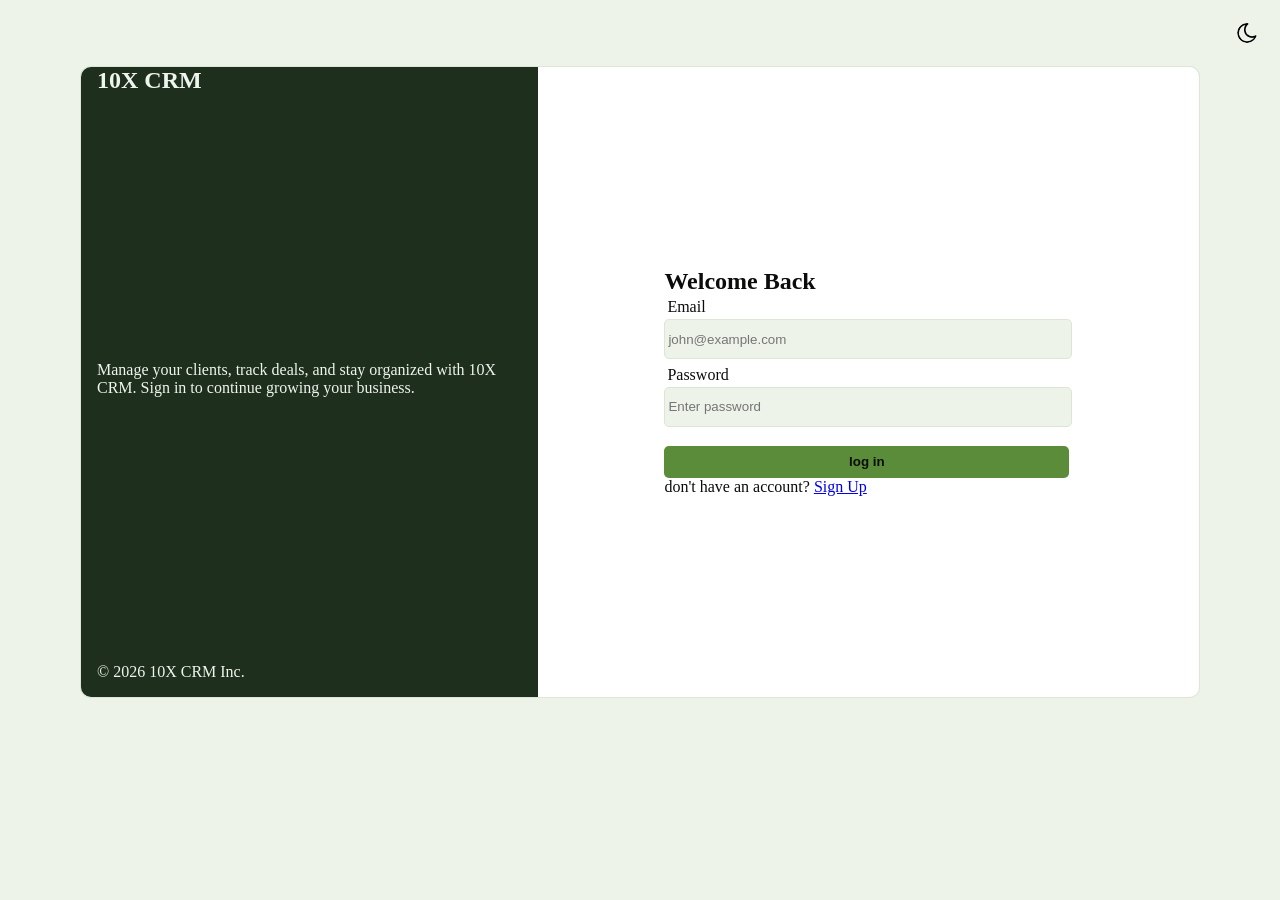
<file: index.html>
<!DOCTYPE html>
<html lang="en">
<head>
    <meta charset="UTF-8">
    <meta name="viewport" content="width=device-width, initial-scale=1.0">
    <title>10x CRM</title>
    <link rel="stylesheet" href="./css/style.css">
</head>
<body class="light">
    <div class="theme-toggle-cont">
        <a href="#" id="theme-toggle">
            <img src="./assets/sleep-mode.svg" alt="theme icon" id="theme-icon">
        </a>
    </div>
    <main class="login-page">
        <!-- Left side -->
        <section class="left-section">
            <h1>10X CRM</h1>
            <p>Manage your clients, track deals, and stay organized with 10X CRM. Sign in to continue growing your business.</p>
            <span>© 2026 10X CRM Inc.</span>
        </section>
        <!-- Right side (form) -->
        <section class="form-section">

            <form id="login-form" novalidate>

                <h2>Welcome Back</h2>

                <div class="input-group">
                    <label for="email">Email</label>
                    <input
                        type="email"
                        id="email"
                        name="email"
                        placeholder="john@example.com"
                        required
                    >
                    <span class="error-message"></span>
                </div>

                <div class="input-group">
                    <label for="password">Password</label>
                    <input
                        type="password"
                        id="password"
                        name="password"
                        placeholder="Enter password"
                        required
                    >
                    <span class="error-message"></span>
                </div>

                <button type="submit">
                    log in
                </button>

                <p class="login-link">
                    don't have an account?
                    <a href="signup.html">Sign Up</a>
                </p>

            </form>

        </section>
    </main>

    <script src="./js/auth.js"></script>
    <script src="./js/login.js"></script>
    <script src="./js/theme.js"></script>
</body>
</file>
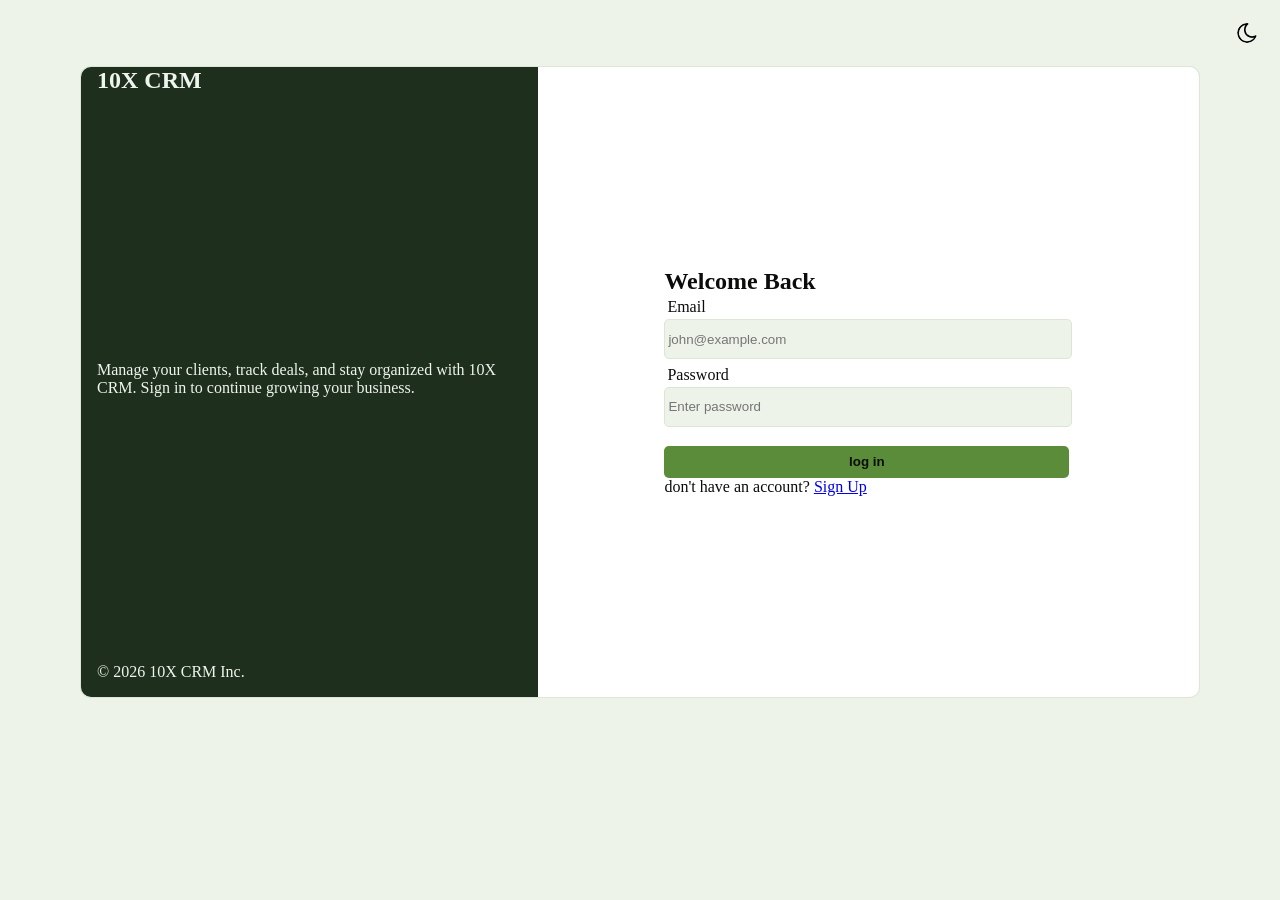
<file: client.html>
<!DOCTYPE html>
<html lang="en">
<head>
    <meta charset="UTF-8">
    <meta name="viewport" content="width=device-width, initial-scale=1.0">
    <title>10x CRM</title>
    <link rel="stylesheet" href="./css/style.css">
</head>
<body class="light content">
    <!-- aside placeholder -->
    <aside id="aside-placeholder"></aside>

    <main class="main-content">
        <div class="theme-toggle-cont">
            <a href="#" id="theme-toggle">
                <img src="./assets/sleep-mode.svg" alt="theme icon" id="theme-icon">
            </a>
        </div>

         <header class="page-header">
            <h1>Clients</h1>
            <button id="add-client-btn" type="button">+ Add Client</button>
        </header>

        <!-- Toolbar: search / filter chips / sort -->
        <section class="toolbar">

            
            <input
            id="search-input"
            type="text"
            placeholder="Search..."
            autocomplete="off"
            >

            <div id="filter-chips" class="filter-chips">
                <div>status:</div>
                <button type="button" class="chip active" data-status="All">All</button>
                <button type="button" class="chip" data-status="Lead">Lead</button>
                <button type="button" class="chip" data-status="Contacted">Contacted</button>
                <button type="button" class="chip" data-status="Won">Won</button>
                <button type="button" class="chip" data-status="Lost">Lost</button>
            </div>

            <select id="sort-select">
            <option value="newest">Sort: Newest</option>
            <option value="name">Name A→Z</option>
            <option value="deal">Deal value: high → low</option>
            </select>

        </section>

        
        <div id="loading-state" hidden>Loading clients...</div>

        <div id="error-state" hidden>
            <p>Could not load clients. Check your connection and try again.</p>
            <button id="retry-btn" type="button">Retry</button>
        </div>

    
        <div id="empty-state" hidden>No clients found.</div>

        <section id="client-list" class="client-list">

            <article class="client-card" data-id="">
            <img class="avatar" src="" alt="">
            <div class="client-info">
                <h3 class="client-name"></h3>
                <p class="client-company"></p>
                <p class="client-email"></p>
                <span class="status-badge"></span>
                <p class="deal-value"></p>
            </div>

            <div class="card-actions">
                <select class="status-select">
                <option value="Lead">Lead</option>
                <option value="Contacted">Contacted</option>
                <option value="Won">Won</option>
                <option value="Lost">Lost</option>
                </select>
                <button type="button" class="delete-btn">Delete</button>
            </div>
            </article>
        </section>

        <div id="add-client-modal" class="modal" hidden>
            <div class="modal-backdrop"></div>
            <div class="modal-content">
            <button type="button" class="modal-close" aria-label="Close">×</button>

            <h2>Add Client</h2>

            <form id="add-client-form" novalidate>
                
                <label for="field-name">Name</label>
                <input id="field-name" name="name" type="text">
                <p class="field-error" data-for="field-name"></p>

                <label for="field-email">Email</label>
                <input id="field-email" name="email" type="email">
                <p class="field-error" data-for="field-email"></p>
               
                <label for="field-phone">Phone</label>
                <input id="field-phone" name="phone" type="text">
                <p class="field-error" data-for="field-phone"></p>
                
                <label for="field-company">Company</label>
                <input id="field-company" name="company" type="text">
              
                <label for="field-deal-value">Deal Value</label>
                <input id="field-deal-value" name="dealValue" type="number">
                <p class="field-error" data-for="field-deal-value"></p>
                
                <label for="field-status">Status</label>
                <select id="field-status" name="status">
                <option value="Lead" selected>Lead</option>
                <option value="Contacted">Contacted</option>
                <option value="Won">Won</option>
                <option value="Lost">Lost</option>
                </select>
                <button type="submit">Add Client</button>
            </form>
            </div>
        </div>

        <div id="client-details-modal" class="modal" hidden>
            <div class="modal-backdrop"></div>

            <div class="modal-content">
            <button type="button" class="modal-close" aria-label="Close">×</button>

            <div class="details-header">
                <img class="avatar" src="" alt="">
                <div>
                    <h2 class="details-name"></h2>
                    <p class="details-company"></p>
                    <p class="details-email"></p>
                    <p class="details-phone"></p>
                </div>
                <div>
                    <span class="details-status"></span>
                    <p class="details-deal-value"></p>
                    <p class="details-since"></p>
                </div>
            </div>

            <div class="notes-section">
                <div>
                    <h3>Notes</h3>
                    <ul id="notes-list"></ul>
                </div>
                <div class="add-note-row">
                <input id="note-input" type="text" placeholder="Write a note...">
                <button id="add-note-btn" type="button">Add note</button>
                </div>

                <button id="remind-btn" type="button">Remind me in 1 min</button>
            </div>
            </div>
        </div>

    
        <div id="toast-container" aria-live="polite"></div>
    </main>

    <script src="./js/auth.js"></script>
    <script src="./js/data.js"></script>
    <script src="./js/theme.js"></script>
    <script src="./js/aside.js"></script>
    <script src="./js/client.js"></script>
    
</body>
</file>
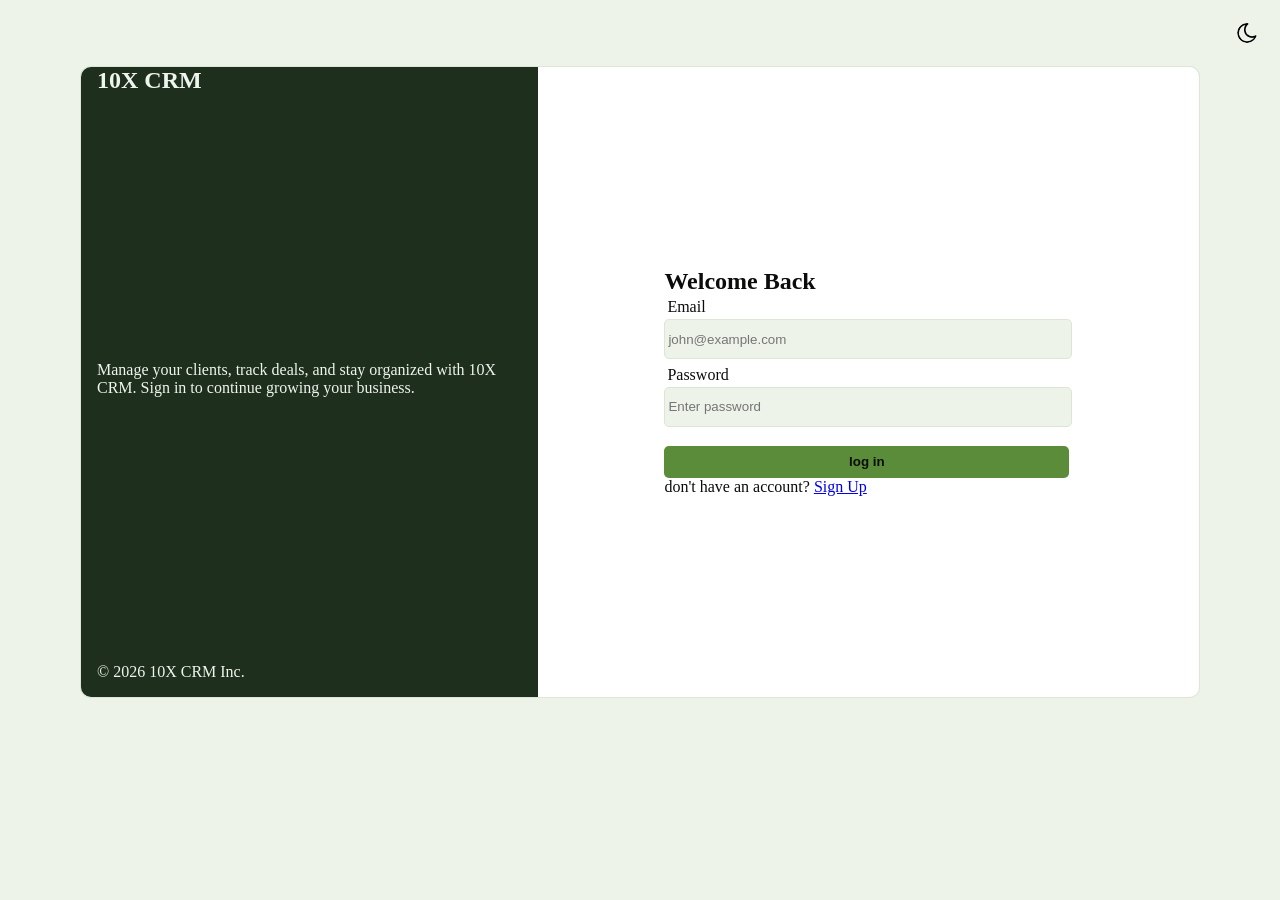
<file: dashboard.html>
<!DOCTYPE html>
<html lang="en">
<head>
    <meta charset="UTF-8">
    <meta name="viewport" content="width=device-width, initial-scale=1.0">
    <title>10x CRM</title>
    <link rel="stylesheet" href="./css/style.css">
</head>
<body class="light content">
    <!-- aside placeholder -->
    <aside id="aside-placeholder"></aside>
    
    <main class="main-content">
        <div class="theme-toggle-cont">
            <a href="#" id="theme-toggle">
                <img src="./assets/sleep-mode.svg" alt="theme icon" id="theme-icon">
            </a>
        </div>
        <section class="heading">
            <h1>Welcome Back <span class="user-name"></span></h1>
            <div class="clock" id="clock"></div>
        </section>
        <section class="stat-cards">
            <div class="stat-card">
                <h3>Total Clients</h3>
                <p id="total-clients">0</p>
            </div>
            <div class="stat-card">
                <h3>Active Deals</h3>
                <p id="active-deals">0</p>
            </div>
            <div class="stat-card">
                <h3>Won Revenue</h3>
                <p id="won-revenue">0</p>
            </div>
            <div class="stat-card">
                <h3>New This Week</h3>
                <p id="new-this-week">0</p>
            </div>
        </section>
        <div class="overview-cont">
            <section class="pipeline-overview">
                <h2>Pipeline Overview</h2>
                <div class="pipeline-stages">
                    <div class="stage">
                    <h4>Lead</h4>
                    <p id="lead-count">0</p>
                    </div>
                    <div class="stage">
                    <h4>Contacted</h4>
                    <p id="contacted-count">0</p>
                    </div>
                    <div class="stage">
                    <h4>Won</h4>
                    <p id="won-count">0</p>
                    </div>
                    <div class="stage">
                    <h4>Lost</h4>
                    <p id="lost-count">0</p>
                    </div>
                </div>
            </section>
            <section class="recent-clients">
                <h2>Recent Clients</h2>
                <div class="recents-header">
                    <span>Name</span>
                    <span>Company</span>
                    <span>status</span>
                    <span>date</span>
                </div>
                <div id="recent-clients-list" class="clients-list">
                    
                    <!-- Recent clients will be dynamically inserted here -->
                </div>
                <a href="client.html" class="view-all-link">View all clients →</a>
            </section>
        </div>
    </main>

    <script src="./js/auth.js"></script>
    <script src="./js/data.js"></script>
    <script src="./js/theme.js"></script>
    <script src="./js/aside.js"></script>
    <script src="./js/dashboard.js"></script>
    
</body>
</file>
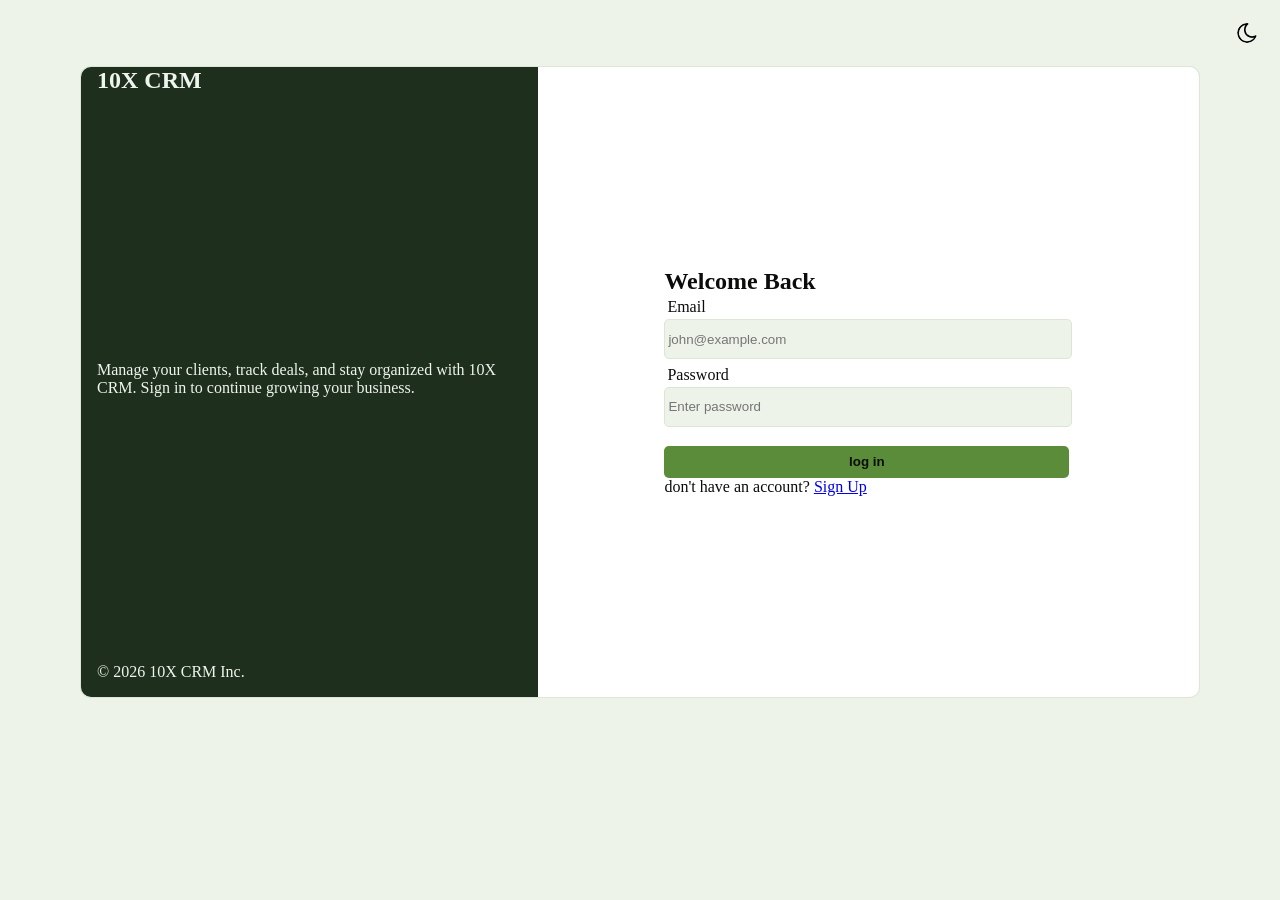
<file: profile.html>
<!DOCTYPE html>
<html lang="en">
<head>
    <meta charset="UTF-8">
    <meta name="viewport" content="width=device-width, initial-scale=1.0">
    <title>10x CRM</title>
    <link rel="stylesheet" href="./css/style.css">
</head>
<body class="light content">
    <!-- aside placeholder -->
    <aside id="aside-placeholder"></aside>

    <main class="main-content">
        <div class="theme-toggle-cont">
            <a href="#" id="theme-toggle">
                <img src="./assets/sleep-mode.svg" alt="theme icon" id="theme-icon">
            </a>
        </div>
        <div class="profile-container">
            <div class="info-block">
                <div class="user-info">
                <div class="avatar">
                    <span id="avatar-initials"></span>
                </div>
                    <h2 id="user-fullname"></h2>   
                </div>
                    <div class="account-info">
                        <p id="user-email"></p>
                        <p>company: <span id="user-company"></span></p>
                        <p>Member since: <span id="user-member-since"></span></p>
                    </div>
            </div>
            <div class="edit-forms">
            <div class="edit-profile-form">
                <h3>Edit Profile</h3>
                <form id="edit-profile-form">
                    <div class="form-group">
                        <label for="fullname">Full Name</label>
                        <input type="text" id="fullname" name="fullname" required>
                        <span class="error-message" id="fullname-error"></span>
                    </div>
                    <div class="form-group">
                        <label for="company">Company</label>
                        <input type="text" id="company" name="company">
                    </div>
                    <button type="submit" id="save-changes-btn">Save Changes</button>
                </form>
            </div>

            <div class="change-password-form">
                <h3>Change Password</h3>
                <form id="change-password-form">
                    <div class="form-group">
                        <label for="current-password">Current Password</label>
                        <input type="password" id="current-password" name="current-password" required>
                        <span class="error-message" id="current-password-error"></span>
                    </div>
                    <div class="form-group">
                        <label for="new-password">New Password</label>
                        <input type="password" id="new-password" name="new-password" required>
                        <span class="error-message" id="new-password-error"></span>
                    </div>
                    <div class="form-group">
                        <label for="confirm-password">Confirm New Password</label>
                        <input type="password" id="confirm-password" name="confirm-password" required>
                        <span class="error-message" id="confirm-password-error"></span>
                    </div>
                    <button type="submit" id="change-password-btn">Change Password</button>
                </form>
            </div>

            <div class="reset-data-section">
                <h3>Data Management</h3>
                <button id="reset-crm-data-btn">Reset CRM Data</button>
            </div>
            </div>
        </div>
    </main>
    <script src="./js/auth.js"></script>
    <script src="./js/data.js"></script>
    <script src="./js/theme.js"></script>
    <script src="./js/aside.js"></script>
    <script src="./js/profile.js"></script>
</body>
</file>
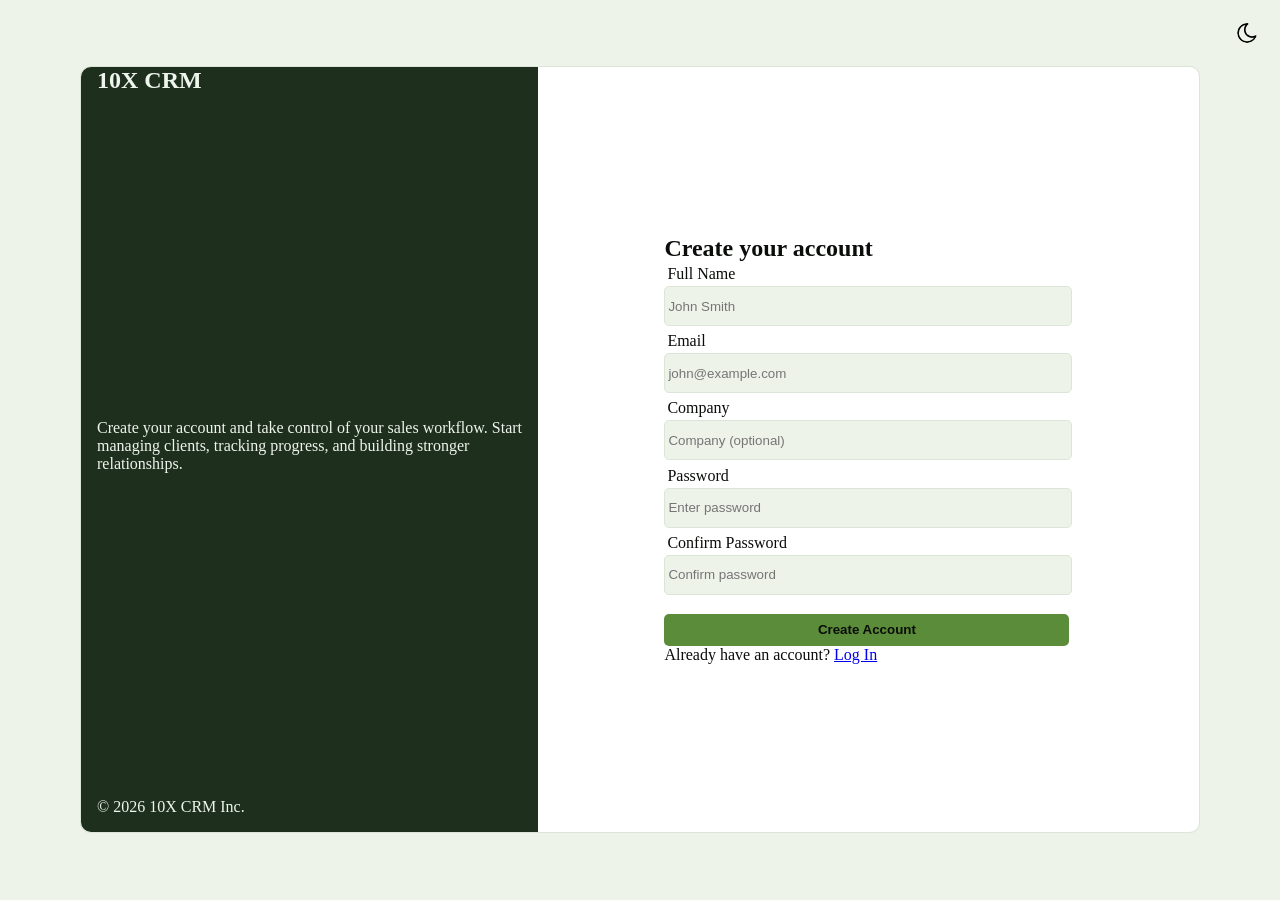
<file: signup.html>
<!DOCTYPE html>
<html lang="en">
<head>
    <meta charset="UTF-8">
    <meta name="viewport" content="width=device-width, initial-scale=1.0">
    <title>10x CRM</title>
    <link rel="stylesheet" href="./css/style.css">
</head>
<body class="light">
    <div class="theme-toggle-cont">
        <a href="#" id="theme-toggle">
            <img src="./assets/sleep-mode.svg" alt="theme icon" id="theme-icon">
        </a>
    </div>
    <main class="signup-page">
        <!-- Left side -->
        <section class="left-section">
            <h1>10X CRM</h1>
            <p>Create your account and take control of your sales workflow. Start managing clients, tracking progress, and building stronger relationships. </p>
            <span>© 2026 10X CRM Inc.</span>
        </section>
        <!-- Right side (form) -->
        <section class="form-section">

            <form id="signup-form" novalidate>

                <h2>Create your account</h2>

                <div class="input-group">
                    <label for="fullName">Full Name</label>
                    <input
                        type="text"
                        id="fullName"
                        name="fullName"
                        placeholder="John Smith"
                        required
                    >
                    <span class="error-message"></span>
                </div>

                <div class="input-group">
                    <label for="email">Email</label>
                    <input
                        type="email"
                        id="email"
                        name="email"
                        placeholder="john@example.com"
                        required
                    >
                    <span class="error-message"></span>
                </div>

                <div class="input-group">
                    <label for="company">Company</label>
                    <input
                        type="text"
                        id="company"
                        name="company"
                        placeholder="Company (optional)"
                    >
                    <span class="error-message"></span>
                </div>

                <div class="input-group">
                    <label for="password">Password</label>
                    <input
                        type="password"
                        id="password"
                        name="password"
                        placeholder="Enter password"
                        required
                    >
                    <span class="error-message"></span>
                </div>

                <div class="input-group">
                    <label for="confirmPassword">Confirm Password</label>
                    <input
                        type="password"
                        id="confirmPassword"
                        name="confirmPassword"
                        placeholder="Confirm password"
                        required
                    >
                    <span class="error-message"></span>
                </div>

                <button type="submit">
                    Create Account
                </button>

                <p class="login-link">
                    Already have an account?
                    <a href="index.html">Log In</a>
                </p>

            </form>

        </section>
    </main>

    <script src="./js/auth.js"></script>
    <script src="./js/signup.js"></script>
    <script src="./js/theme.js"></script>
</body>
</file>
<file: css/style.css>
:root {
  --color-bg-light: #eef3ea;
  --color-bg-dark: #213222;
  --color-border-light: #dbe6d6;
  --color-border-dark: #0c150d;
  --color-text-light: #eef5ec;
  --color-text-dark: #0a0d09;
  --color-accent: #5b8c3a;
  --color-bg-card-light: #ffffff;
  --color-bg-card-dark: #1e2f1e;
  --color-hover-light: #5b8c3a29;
  --color-hover-dark: #24391f;
  --color-search: rgb(109, 138, 97);
  --icon-size-light: 20px;
  --icon-size-dark: 40px;
  --icon-padding-light: 7px;
  --icon-padding-dark: 0px;
  --color-bg: var(--color-bg-light);
  --color-text: var(--color-text-dark);
  --color-border: var(--color-border-light);
  --color-bg2:var(--color-bg-card-dark);
  --color-text2:var(--color-text-light);
  --color-bg-card:var(--color-bg-card-light);
  --color-hover: var(--color-hover-light);
  --color-border2: #000;
  --icon-size: var(--icon-size-light);
  --icon-padding: var(--icon-padding-light);
}

body.dark {
  --color-bg: var(--color-bg-dark);
  --color-text: var(--color-text-light);
  --color-border: var(--color-border-dark);
  --color-bg2:var(--color-border-dark);
  --color-text2:var(--color-text-light);
  --color-bg-card:var(--color-bg-card-dark);
  --color-hover: var(--color-hover-dark);
  --color-border2:#fff;
  --icon-size: var(--icon-size-dark);
  --icon-padding: var(--icon-padding-dark);
}

.page-header {
  display: flex;
  flex-direction: row;
  justify-content: space-between;
  align-items: center;
  height: 80px;
  padding: 10px;
}
.page-header button {
  height: 40px;
  width: 90px;
  background-color: var(--color-bg2);
  border: 1px solid var(--color-border);
  border-radius: 8px;
  padding: 5px;
  color: var(--color-text2);
}

button {
  cursor: pointer;
}

.toolbar {
  display: flex;
  flex-direction: row;
  align-items: center;
  justify-content: space-around;
  background-color: var(--color-search);
  margin: 5px;
  border-radius: 5px;
}
.toolbar input {
  width: 300px;
  height: 20px;
  border-radius: 5px;
  border: 1px solid var(--color-border);
  padding: 5px;
  background-color: var(--color-bg);
}
.toolbar .filter-chips {
  display: flex;
  flex-direction: row;
  padding: 10px;
  border-radius: 5px;
  gap: 5px;
}
.toolbar .filter-chips .chip, .toolbar .filter-chips div {
  background-color: var(--color-bg);
  border-radius: 7px;
  padding: 5px;
  border: 1px solid var(--color-border);
  cursor: pointer;
  color: var(--color-text);
}
.toolbar .filter-chips .chip.active, .toolbar .filter-chips div.active {
  background-color: var(--color-accent);
}
.toolbar select {
  height: 30px;
  padding: 5px;
  background-color: var(--color-bg);
  color: var(--color-text);
  border-radius: 5px;
}

.client-list {
  display: flex;
  flex-direction: row;
  justify-content: center;
  flex: 1;
  flex-wrap: wrap;
  gap: 20px;
  margin-left: 10px;
  margin-top: 15px;
}
.client-list .client-card {
  display: flex;
  flex-direction: column;
  justify-content: center;
  align-items: center;
  background-color: var(--color-bg2);
  color: var(--color-text2);
  border-radius: 10px;
  padding: 5px;
  width: 250px;
}
.client-list .client-card .card-actions .status-select {
  margin: 7px;
  padding: 2px;
  background-color: var(--color-bg);
  border-radius: 5px;
  color: var(--color-text);
}
.client-list .client-card .card-actions .delete-btn {
  margin: 7px;
  padding: 5px;
  background-color: var(--color-bg);
  border-radius: 5px;
  border: 1px solid var(--color-border);
  color: var(--color-text);
}

#add-client-modal[hidden] {
  display: none;
}
#add-client-modal {
  display: flex;
  justify-content: center;
  top: 80px;
  height: 500px;
}
#add-client-modal .modal-close {
  transform: translateX(-200px);
  padding: 7px;
}
#add-client-modal .field-error {
  color: red;
}

.modal {
  position: fixed;
  top: 200px;
  right: 40px;
  background-color: var(--color-bg2);
  color: var(--color-text2);
  border-radius: 10px;
  padding: 5px;
  width: 70%;
}
.modal .modal-backdrop {
  position: fixed;
  inset: 0;
  background-color: rgba(0, 0, 0, 0.5);
  z-index: 1;
}
.modal .modal-content {
  position: relative;
  z-index: 2;
}
.modal .modal-close {
  padding: 5px;
  border: none;
  border-radius: 5px;
  color: var(--color-text);
  background-color: var(--color-bg);
  margin: 5px;
  cursor: pointer;
}
.modal .details-header {
  display: flex;
  flex-direction: row;
  justify-content: space-around;
  padding: 10px;
}
.modal .notes-section {
  display: flex;
  flex-direction: row;
  justify-content: space-around;
  align-items: center;
}
.modal input, .modal button, .modal select {
  background-color: var(--color-bg);
  color: var(--color-text);
  border: none;
  border-radius: 5px;
  padding: 5px;
}
.modal form {
  display: flex;
  flex-direction: column;
  gap: 5px;
  justify-content: space-around;
  height: 400px;
}
.modal form button {
  height: 20px;
  padding: 5px;
  width: 100px;
}
.modal form input, .modal form select {
  width: 400px;
  padding: 7px;
}
.modal form label {
  font-size: 15px;
  padding: 0;
}
.modal {
  animation: toast-in 0.25s ease-in;
}

#toast-container:empty {
  padding: 0;
  background-color: transparent;
  width: 0;
}
#toast-container {
  position: fixed;
  top: 25px;
  left: 255px;
  padding: 10px;
  background-color: var(--color-bg2);
  color: var(--color-text2);
  border: none;
  border-radius: 5px;
  width: 70%;
  animation: toast-in 0.25s ease-in;
}

@keyframes toast-in {
  from {
    opacity: 0;
    transform: translateY(-15px);
  }
  to {
    opacity: 1;
    transform: translateY(0);
  }
}
.content {
  display: flex;
  flex-direction: row;
}

.sidebar {
  display: flex;
  flex-direction: column;
  justify-content: space-between;
  align-items: center;
  width: 20vw;
  height: 100vh;
  position: fixed;
  background-color: var(--color-bg2);
  color: var(--color-text2);
}
.sidebar .nav {
  margin-top: 40px;
}
.sidebar .nav a {
  text-decoration: none;
  cursor: pointer;
  color: var(--color-accent);
}
.sidebar .nav ul {
  margin-top: 30px;
  list-style: none;
}
.sidebar .nav ul a {
  display: flex;
  text-decoration: none;
  color: var(--color-text2);
  width: 200px;
  justify-content: center;
  padding: 5px;
  border-radius: 5px;
}
.sidebar .nav ul .active {
  background-color: var(--color-accent);
}

.profile {
  display: flex;
  flex-direction: row;
  justify-content: space-around;
  width: 250px;
  margin-bottom: 10px;
}
.profile .profile-letter {
  height: 15px;
  padding: 10px;
  border-radius: 50%;
  background-color: var(--color-accent);
}
.profile #profile-name {
  transform: translateX(-40px);
  align-self: center;
}
.profile .logout {
  background-color: transparent;
  transform: translateX(-20px);
  width: 40px;
  border-radius: 10px;
}
.profile .logout img {
  width: 20px;
  height: 20px;
}

.main-content {
  margin-left: 20vw;
  width: 100vw;
  height: auto;
  color: var(--color-text);
}

.heading {
  display: flex;
  flex-direction: row;
  justify-content: space-between;
}
.heading .clock {
  margin: 10px;
  font-size: 20px;
  background-color: var(--color-bg2);
  padding: 10px;
  border-radius: 10px;
  color: var(--color-text2);
}

.stat-cards, .pipeline-stages {
  display: flex;
  flex-direction: row;
  gap: 7px;
  flex-wrap: wrap;
}
.stat-cards .stat-card, .pipeline-stages .stat-card {
  display: flex;
  flex-direction: column;
  justify-content: center;
  align-items: center;
  flex: 1;
  height: 100px;
  background-color: var(--color-bg2);
  border-radius: 10px;
  margin: 0 5px;
  color: var(--color-text2);
}

.stage {
  display: flex;
  flex-direction: column;
  justify-content: center;
  align-items: center;
  color: var(--color-text2);
  height: 100px;
  width: 200px;
  background-color: var(--color-bg2);
  border-radius: 10px;
  margin: 0 10px;
}

.overview-cont {
  display: flex;
  flex-direction: row;
  gap: 7px;
}

.pipeline-overview {
  flex: 1;
}
.pipeline-overview h2 {
  margin: 10px;
}

.recent-clients {
  flex: 1;
}
.recent-clients h2 {
  margin: 10px;
}

.recents-header, .client-row {
  display: grid;
  grid-template-columns: 2fr 3fr 1fr 1fr;
  align-items: center;
  padding: 12px 16px;
}

.recents-header {
  border-bottom: 1px solid var(--color-border2);
}

.client-row {
  background-color: var(--color-bg2);
  margin-top: 5px;
  margin-right: 5px;
  border-radius: 10px;
  color: var(--color-text2);
}

.view-all-link {
  display: flex;
  justify-content: flex-end;
  text-decoration: none;
  color: var(--color-text);
  padding-top: 7px;
  padding-right: 10px;
}

.login-page {
  display: flex;
  flex-direction: row;
  justify-content: center;
  border: 1px solid var(--color-border);
  border-radius: 10px;
  margin: 0 5rem;
  color: var(--color-text);
  height: 70vh;
}
.login-page section {
  display: flex;
  flex-direction: column;
}

.profile-container {
  display: flex;
  flex-direction: row;
  justify-content: space-around;
}
.profile-container .info-block {
  display: flex;
  flex-direction: column;
  gap: 2rem;
  background-color: var(--color-hover);
  padding: 4rem 2rem;
  border-radius: 10px;
  color: var(--color-text);
  font-size: 22px;
  max-height: 200px;
}
.profile-container .info-block .user-info {
  display: flex;
  flex-direction: row;
  align-items: center;
}
.profile-container .info-block .user-info .avatar {
  display: inline-block;
  background-color: var(--color-accent);
  padding: 10px;
  border-radius: 50%;
  margin: 5px;
}
.profile-container .edit-profile-form, .profile-container .change-password-form, .profile-container .reset-data-section {
  display: flex;
  flex-direction: column;
  margin-bottom: 30px;
  gap: 2rem;
  background-color: var(--color-hover);
  padding: 4rem 4rem 6rem 4rem;
  border-radius: 10px;
  color: var(--color-text);
}
.profile-container .edit-profile-form .form-group, .profile-container .change-password-form .form-group, .profile-container .reset-data-section .form-group {
  display: flex;
  flex-direction: column;
  padding-left: 0;
}
.profile-container .edit-profile-form .form-group input, .profile-container .change-password-form .form-group input, .profile-container .reset-data-section .form-group input {
  width: 450px;
  height: 30px;
  border-radius: 5px;
  border: 1px solid var(--color-border);
  padding-left: 5px;
  margin: 5px 0;
}
.profile-container .edit-profile-form h3, .profile-container .change-password-form h3, .profile-container .reset-data-section h3 {
  margin: 10px 0;
}
.profile-container .edit-profile-form button, .profile-container .change-password-form button, .profile-container .reset-data-section button {
  padding: 7px;
  max-width: 200px;
  margin: 5px;
  background-color: var(--color-bg);
  color: var(--color-text);
  border: 1px solid var(--color-border);
  border-radius: 5px;
}
.profile-container .error-message {
  color: red;
  font-size: 14px;
}

body {
  background-color: var(--color-bg);
}

.theme-toggle-cont {
  padding: 1rem;
  display: flex;
  justify-content: flex-end;
}
.theme-toggle-cont #theme-toggle {
  display: flex;
}
.theme-toggle-cont #theme-toggle img {
  width: var(--icon-size);
  height: var(--icon-size);
  border-radius: 50%;
  padding: var(--icon-padding);
}
.theme-toggle-cont #theme-toggle img:hover {
  cursor: pointer;
  background-color: var(--color-hover);
}

.signup-page {
  display: flex;
  flex-direction: row;
  justify-content: center;
  border: 1px solid var(--color-border);
  border-radius: 10px;
  margin: 0 5rem;
  color: var(--color-text);
  height: 85vh;
}
.signup-page section {
  display: flex;
  flex-direction: column;
}

.left-section {
  display: flex;
  background-color: var(--color-bg2);
  width: 100%;
  color: var(--color-text2);
  border-top-left-radius: 10px;
  border-bottom-left-radius: 10px;
  justify-content: space-between;
  padding-left: 1rem;
  flex: 4;
}
.left-section span {
  padding-bottom: 1rem;
}

.form-section {
  background-color: var(--color-bg-card);
  justify-content: center;
  align-items: center;
  border-top-right-radius: 10px;
  border-bottom-right-radius: 10px;
  flex: 6;
}
.form-section .input-group {
  display: flex;
  flex-direction: column;
}
.form-section .input-group input {
  height: 2rem;
  width: 400px;
  border: 1px solid var(--color-border);
  border-radius: 5px;
  background-color: var(--color-bg);
  padding: 3px;
  color: var(--color-text);
}
.form-section .input-group label {
  padding: 3px;
}
.form-section button {
  margin-top: 1rem;
  height: 2rem;
  width: 405px;
  border: none;
  border-radius: 5px;
  background-color: var(--color-accent);
  color: var(--color-text);
  font-weight: bold;
}
.form-section .error-message {
  color: red;
  font-size: 0.8rem;
  margin-top: 0.2rem;
}

.success-banner {
  position: absolute;
  top: 1rem;
  left: 50%;
  transform: translateX(-60%);
  font-size: 1.5rem;
  color: var(--color-text);
}

* {
  padding: 0;
  margin: 0;
}

/*# sourceMappingURL=style.css.map */
</file>
